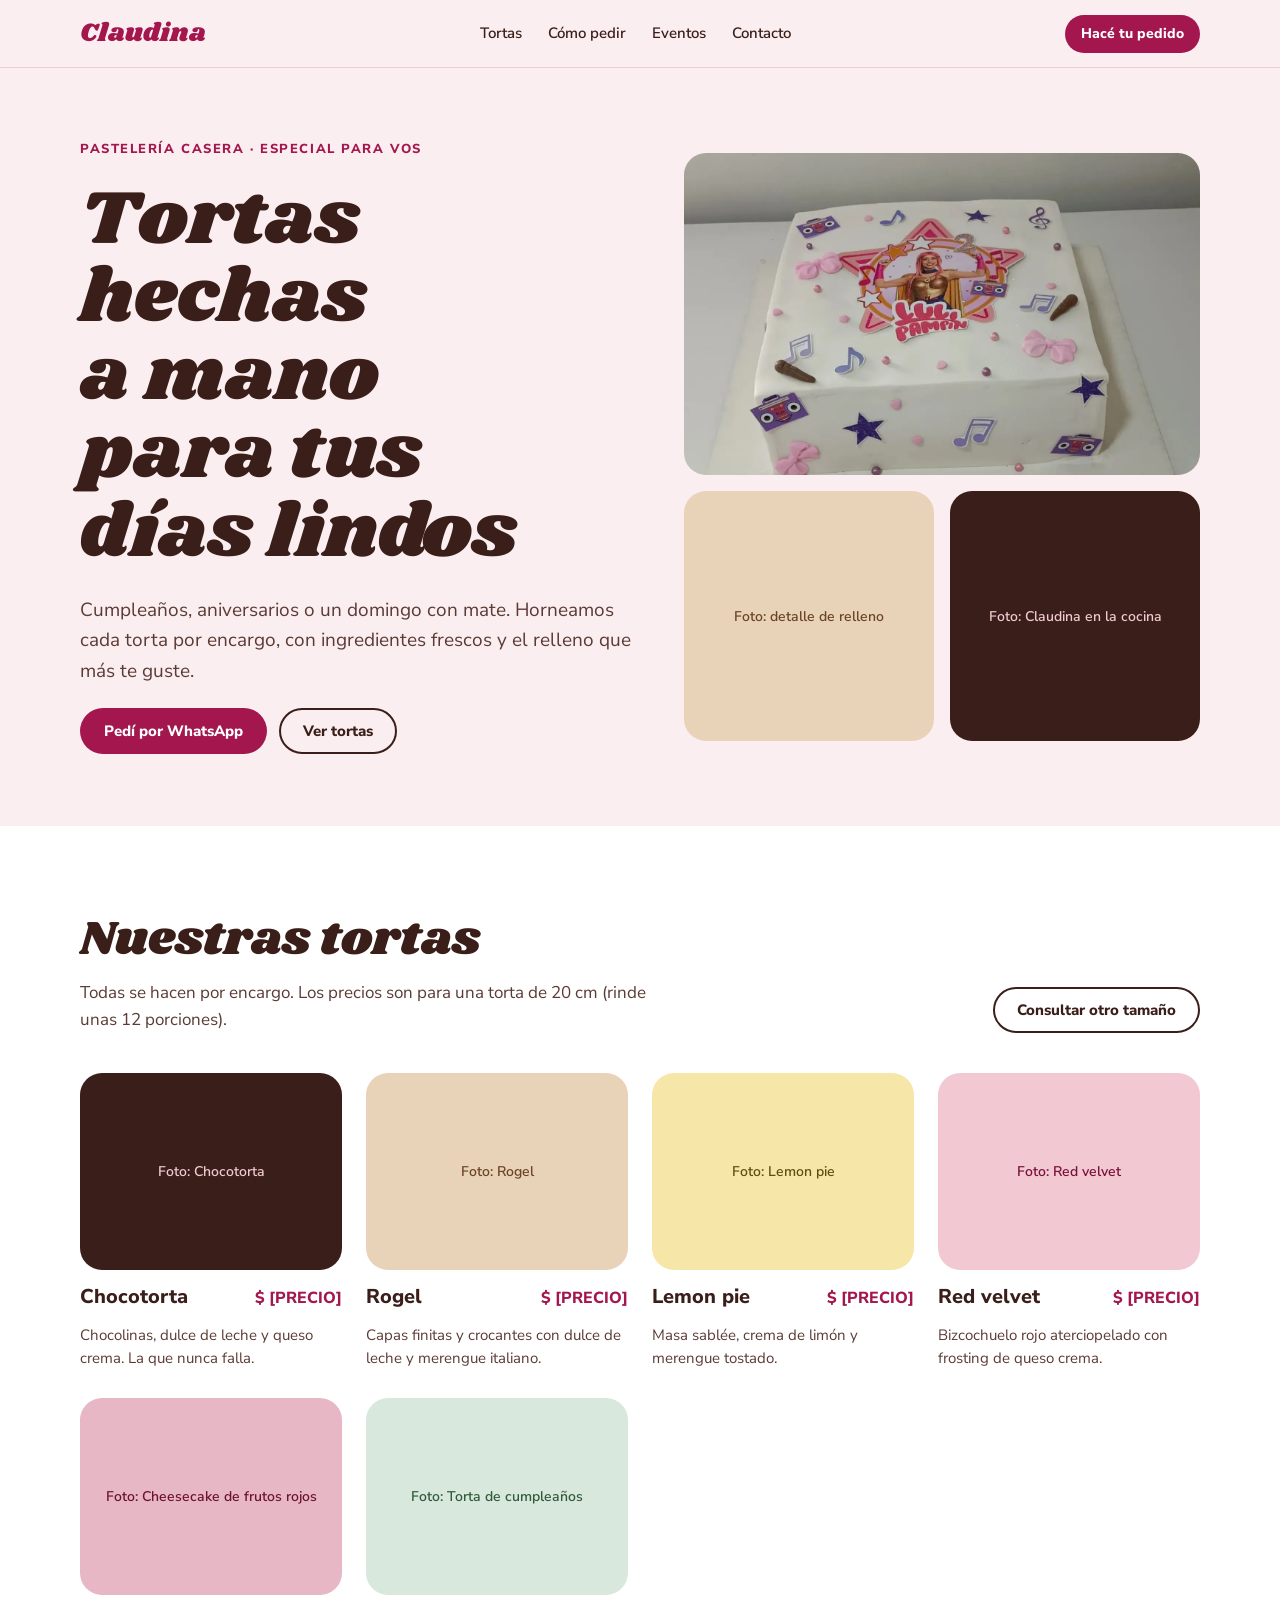
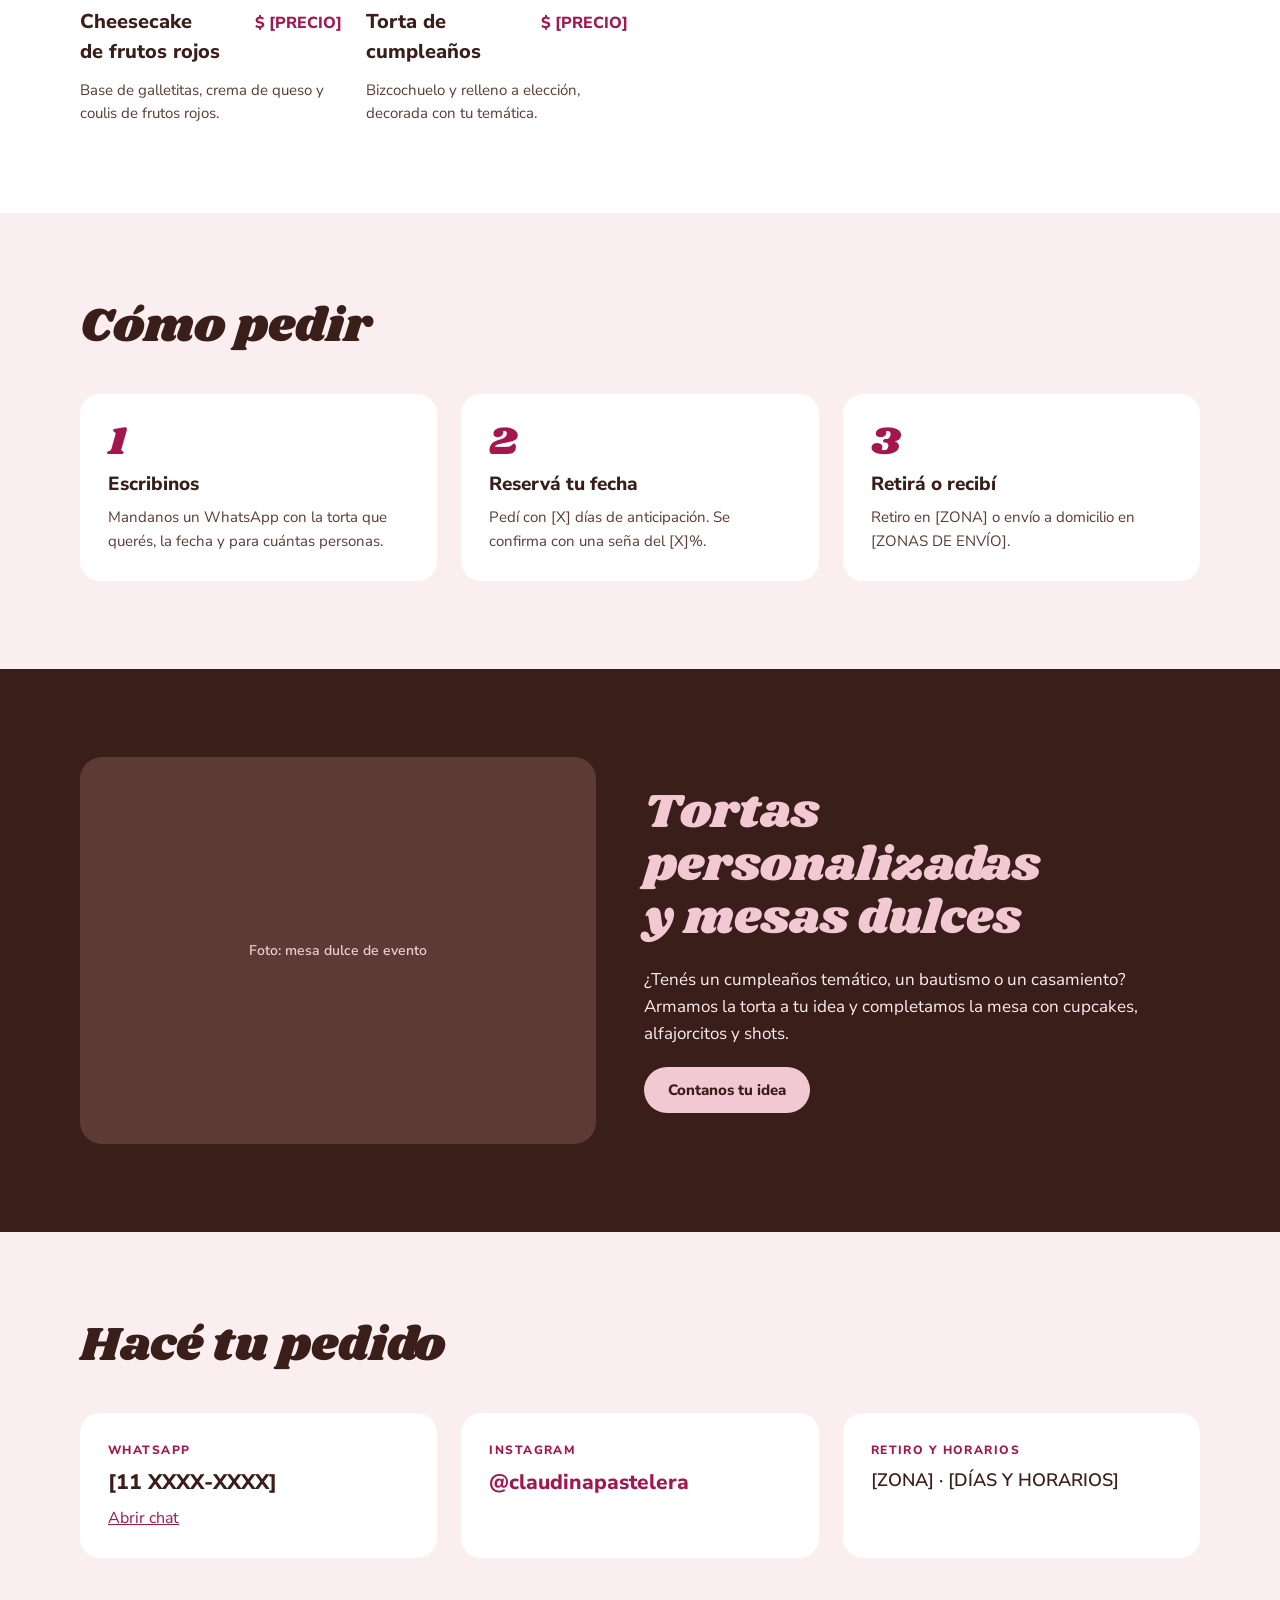
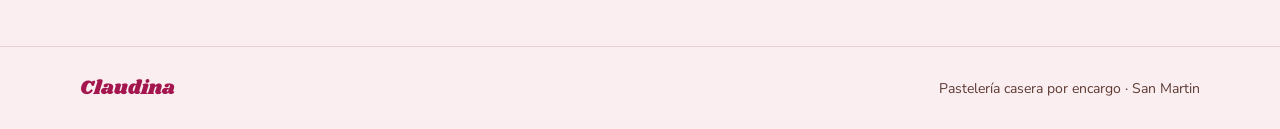
<file: index.html>
<!doctype html>
<html lang="es">
<head>
  <meta charset="utf-8">
  <meta name="viewport" content="width=device-width, initial-scale=1, viewport-fit=cover">
  <title>Claudina Pastelera</title>
  <link rel="preconnect" href="https://fonts.googleapis.com">
  <link rel="stylesheet" href="https://fonts.googleapis.com/css2?family=Shrikhand&family=Nunito+Sans:opsz,wght@6..12,400;6..12,600;6..12,800&display=swap">
  <link rel="stylesheet" href="estilos.css">
</head>
<body>
  <div id="root" data-sitio></div>
  <script src="datos.js"></script>
  <script src="sitio.js"></script>
</body>
</html>
</file>
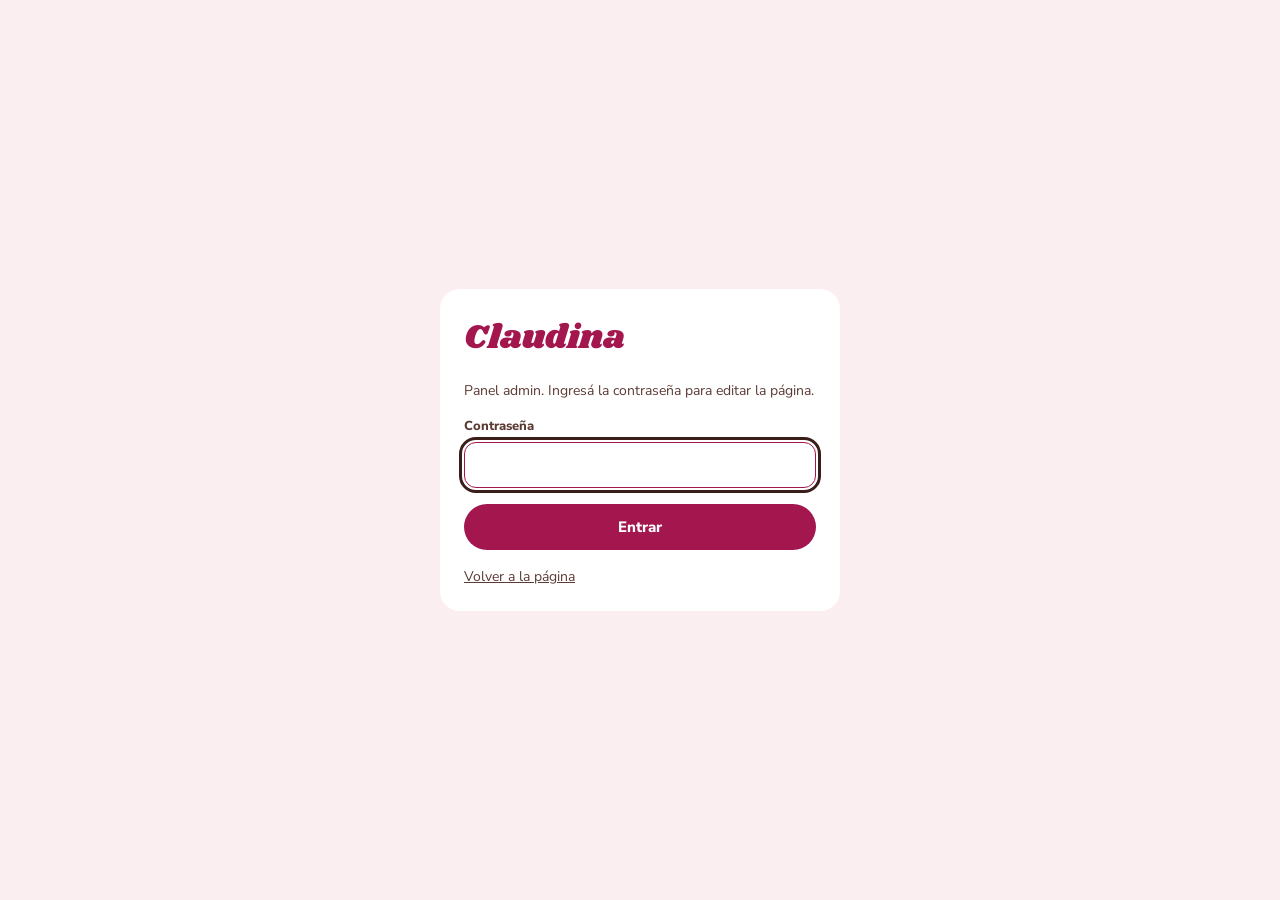
<file: admin/index.html>
<!doctype html>
<html lang="es">
<head>
  <meta charset="utf-8">
  <meta name="viewport" content="width=device-width, initial-scale=1, viewport-fit=cover">
  <meta name="robots" content="noindex, nofollow">
  <title>Panel admin · Claudina Pastelera</title>
  <link rel="preconnect" href="https://fonts.googleapis.com">
  <link rel="stylesheet" href="https://fonts.googleapis.com/css2?family=Shrikhand&family=Nunito+Sans:opsz,wght@6..12,400;6..12,600;6..12,800&display=swap">
  <link rel="stylesheet" href="../estilos.css">
</head>
<body>
  <div id="root"></div>
  <script>document.write('<script src="../datos.js?v=' + Date.now() + '"><\/script>');</script>
  <script>window.SITIO_BASE = "../";</script>
  <script src="../sitio.js"></script>
  <script src="admin.js"></script>
</body>
</html>
</file>
<file: estilos.css>
/* Claudina Pastelera: rosa merengue + chocolate + frambuesa */
:root{
  --ground:#FBEEF0; --paper:#FFFFFF; --ink:#3A1E19; --ink2:#5C3B34; --accent:#A3174E; --accent-d:#7A0F39;
  --blush:#F2C9D2; --line:#EBCDD3; --ok:#2F6B45; --warn:#9A5B00;
  --display:"Shrikhand",Georgia,serif; --body:"Nunito Sans",system-ui,-apple-system,sans-serif;
  color-scheme:light;
}
*{box-sizing:border-box}
body{margin:0;background:var(--ground);color:var(--ink);font-family:var(--body);font-size:16px;line-height:1.5}
img{max-width:100%}
a{color:var(--accent)}a:hover{color:var(--accent-d)}
h1,h2,h3{text-wrap:balance;margin:0}
p{margin:0}
.wrap{max-width:1160px;margin:0 auto;padding-left:max(20px,env(safe-area-inset-left,0px));padding-right:max(20px,env(safe-area-inset-right,0px))}
.disp{font-family:var(--display);font-weight:400}
.btn{display:inline-flex;align-items:center;justify-content:center;gap:8px;min-height:46px;padding:0 22px;border-radius:999px;font:800 15px var(--body);text-decoration:none;border:2px solid transparent;cursor:pointer;background:none;color:var(--ink)}
.btn-main{background:var(--accent);color:#fff}.btn-main:hover{background:var(--accent-d);color:#fff}
.btn-line{border-color:var(--ink);color:var(--ink)}.btn-line:hover{background:var(--ink);color:var(--ground)}
.btn-soft{background:var(--blush);color:var(--ink)}.btn-soft:hover{background:#ebb6c2}
.btn-sm{min-height:38px;padding:0 14px;font-size:14px}
.btn-danger{border-color:#B3261E;color:#B3261E}.btn-danger:hover{background:#B3261E;color:#fff}
.btn:focus-visible,input:focus-visible,textarea:focus-visible{outline:3px solid var(--ink);outline-offset:2px}
.btn[disabled]{opacity:.5;cursor:default}

/* sitio */
.nav{border-bottom:1px solid var(--line)}
.nav .wrap{display:flex;align-items:center;justify-content:space-between;gap:16px;flex-wrap:wrap;padding-block:14px}
.logo{font-family:var(--display);font-size:26px;color:var(--accent);text-decoration:none}
.links{display:flex;gap:26px;font-weight:600;font-size:15px}
.links a{color:var(--ink);text-decoration:none}.links a:hover{color:var(--accent)}
.eyebrow{font-size:13px;font-weight:800;letter-spacing:.12em;text-transform:uppercase;color:var(--accent)}
.hero{display:flex;flex-wrap:wrap;align-items:center;gap:48px;padding-block:72px}
.hero-txt{flex:1 1 420px;min-width:0;display:flex;flex-direction:column;gap:22px}
.hero h1{font-size:clamp(44px,7vw,76px);line-height:1.03}
.lead{font-size:19px;line-height:1.6;max-width:34em;color:var(--ink2)}
.row{display:flex;gap:12px;flex-wrap:wrap}
.hero-pics{flex:1 1 380px;min-width:0;display:grid;grid-template-columns:repeat(2,minmax(0,1fr));gap:16px}
.hero-pics .big{grid-column:span 2;aspect-ratio:16/10}
.hero-pics .sq{aspect-ratio:1/1}
.pic{border-radius:22px;overflow:hidden;max-width:100%;width:100%;display:flex;align-items:center;justify-content:center;text-align:center;padding:12px;font-size:14px;font-weight:600}
.pic.has{padding:0}
.pic img{width:100%;height:100%;object-fit:cover;display:block}
section.band{padding-block:88px}
.band-white{background:var(--paper)}
.band-dark{background:var(--ink);color:var(--ground)}
.sec-head{display:flex;flex-wrap:wrap;justify-content:space-between;align-items:flex-end;gap:16px;margin-bottom:40px}
.sec-head>div{display:flex;flex-direction:column;gap:12px;max-width:36em}
h2.disp{font-size:clamp(36px,5vw,48px);line-height:1.1}
.muted{color:var(--ink2);font-size:17px;line-height:1.6}
.grid-cakes{display:grid;grid-template-columns:repeat(auto-fill,minmax(260px,1fr));gap:28px 24px}
.cake{display:flex;flex-direction:column;gap:12px;min-width:0}
.cake .pic{aspect-ratio:4/3}
.cake-top{display:flex;justify-content:space-between;align-items:baseline;gap:12px}
.cake h3{font-size:20px;font-weight:800}
.price{font-weight:800;color:var(--accent);white-space:nowrap;font-variant-numeric:tabular-nums}
.cake p{font-size:15px;line-height:1.55;color:var(--ink2)}
.cards3{display:grid;grid-template-columns:repeat(auto-fit,minmax(240px,1fr));gap:24px}
.card{background:var(--paper);border-radius:20px;padding:28px;display:flex;flex-direction:column;gap:8px;min-width:0}
.step-n{font-family:var(--display);font-size:40px;line-height:1;color:var(--accent)}
.card h3{font-size:19px;font-weight:800}
.card p{font-size:15px;line-height:1.55;color:var(--ink2)}
.ev{display:flex;flex-wrap:wrap;align-items:center;gap:48px}
.ev .pic{flex:1 1 360px;aspect-ratio:4/3;min-width:0}
.ev-txt{flex:1 1 400px;min-width:0;display:flex;flex-direction:column;gap:20px}
.ev-txt h2{color:var(--blush)}
.ev-txt p{font-size:17px;line-height:1.6}
.c-label{font-size:12px;font-weight:800;letter-spacing:.12em;text-transform:uppercase;color:var(--accent)}
.c-val{font-size:21px;font-weight:800;overflow-wrap:anywhere}
footer{border-top:1px solid var(--line)}
footer .wrap{display:flex;flex-wrap:wrap;justify-content:space-between;align-items:center;gap:12px;padding-block:26px;font-size:14px;color:var(--ink2)}
@media (max-width:760px){.links{display:none}.hero{padding-block:48px}section.band{padding-block:64px}}

/* panel admin */
.abar{position:sticky;top:0;z-index:10;background:var(--ink);color:var(--ground)}
.abar .wrap{display:flex;align-items:center;justify-content:space-between;gap:12px;flex-wrap:wrap;padding-block:12px}
.abar-title{display:flex;align-items:baseline;gap:12px;flex-wrap:wrap}
.abar-title b{font-family:var(--display);font-weight:400;font-size:22px;color:var(--blush)}
.status{font-size:14px;font-weight:600}
.status.dirty{color:#FFD58A}.status.saved{color:#A7E0B9}
.abar .btn-line{border-color:var(--ground);color:var(--ground)}.abar .btn-line:hover{background:var(--ground);color:var(--ink)}
.admin{display:flex;flex-direction:column;gap:24px;padding-block:32px 96px}
.panel{background:var(--paper);border-radius:20px;padding:24px;display:flex;flex-direction:column;gap:18px}
.panel>h2{font-size:22px;font-weight:800;display:flex;justify-content:space-between;align-items:center;gap:12px;flex-wrap:wrap}
.hint{font-size:14px;color:var(--ink2)}
.f{display:flex;flex-direction:column;gap:6px;min-width:0}
.f span{font-size:13px;font-weight:800;color:var(--ink2)}
.f input,.f textarea{font:16px var(--body);color:var(--ink);background:#fff;border:1.5px solid var(--line);border-radius:12px;padding:11px 13px;width:100%}
.f textarea{min-height:88px;resize:vertical;line-height:1.5}
.f input:focus,.f textarea:focus{border-color:var(--accent)}
.fgrid{display:grid;grid-template-columns:repeat(auto-fit,minmax(240px,1fr));gap:16px}
.photo{display:flex;gap:14px;align-items:center;flex-wrap:wrap}
.photo .thumb{width:120px;height:90px;border-radius:12px;overflow:hidden;background:var(--ground);display:flex;align-items:center;justify-content:center;font-size:12px;color:var(--ink2);flex:none;text-align:center;padding:6px}
.photo .thumb.has{padding:0}
.photo .thumb img{width:100%;height:100%;object-fit:cover;display:block}
.photo-ctrl{display:flex;flex-direction:column;gap:6px;min-width:0}
.photo-ctrl .lbl{font-size:13px;font-weight:800;color:var(--ink2)}
.file-btn{position:relative;overflow:hidden}
.file-btn input{position:absolute;inset:0;opacity:0;cursor:pointer;font-size:0}
.cake-ed{border:1.5px solid var(--line);border-radius:16px;padding:18px;display:flex;flex-direction:column;gap:14px}
.cake-ed-top{display:flex;justify-content:space-between;align-items:center;gap:10px;flex-wrap:wrap}
.cake-ed-top strong{font-size:17px}
.note{font-size:14px;padding:12px 14px;border-radius:12px;background:#FFF3D6;color:#5A3A00}
.empty{padding:20px;border:1.5px dashed var(--line);border-radius:16px;text-align:center;color:var(--ink2)}
.note.ok{background:#DDF2E3;color:#1F4D2E}
.login{min-height:100vh;display:flex;align-items:center;justify-content:center;padding-block:40px}
.login-card{width:100%;max-width:400px;gap:16px}
@media (prefers-reduced-motion:no-preference){.btn{transition:background .15s,color .15s}}
</file>
